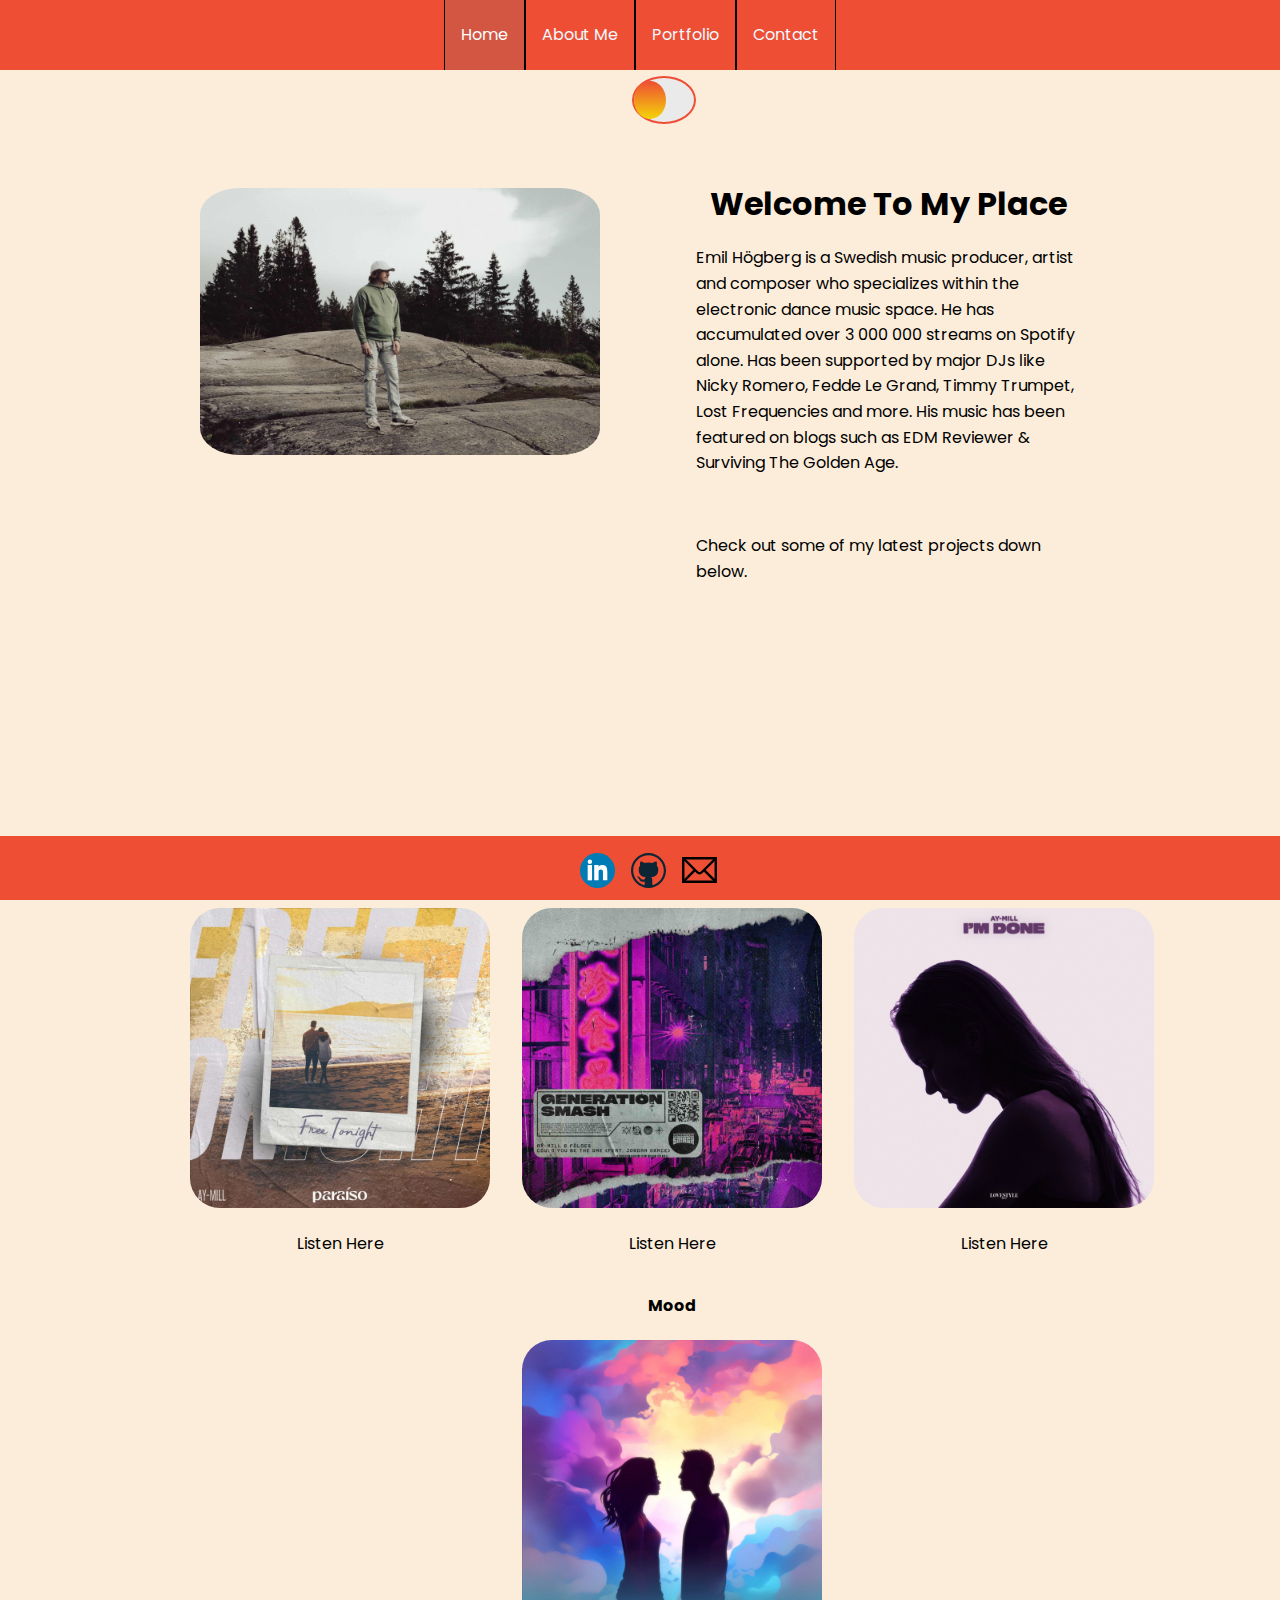
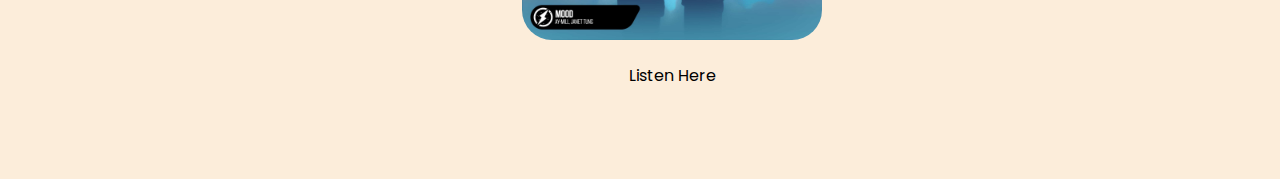
<file: index.html>
<!DOCTYPE html>
<html lang="en">
<head>
    <!-- Google tag (gtag.js) -->
    <script async src="https://www.googletagmanager.com/gtag/js?id=G-Z19P8E015N"></script>
    <script>
    window.dataLayer = window.dataLayer || [];
    function gtag(){dataLayer.push(arguments);}
    gtag('js', new Date());
    gtag('config', 'G-Z19P8E015N');
    </script>
    <meta charset="UTF-8">
    <meta name="viewport" content="width=device-width, initial-scale=1.0">
    <meta name="description" content="Here you can listen to a collection of my previous work and projects. So far my music has reached millions of people on Spotify, Apple music and other services. Feel free to reach out if you ever wanna work together.">
    <link rel="shortcut icon" href="#">
    <link rel="stylesheet" href="style.css">
    <link rel="preconnect" href="https://fonts.googleapis.com">
    <link rel="preconnect" href="https://fonts.gstatic.com" crossorigin>
    <link href="https://fonts.googleapis.com/css2?family=Poppins&display=swap" rel="stylesheet">
    <script src="main.js" defer></script>
    <title>ay-Mill's Musicial Corner - Swedish Dance Music Producer</title>
</head>
<body>
    <header>
        <nav class="topnav">
            <ul>
                <li><a class="active" href="index.html">Home</a></li>
                <li><a href="pages/about.html">About Me</a></li>
                <li><a href="pages/portfolio.html">Portfolio</a></li>
                <li><a href="pages/contact.html">Contact</a></li>
            </ul>
        </nav>
    </header>
<main class="body-content" id="homepage">
    <input type="checkbox" id="darkModeToggle">
    <label id="darkModeLabel" for="darkModeToggle"></label>
     <div class="section-one">
        <div class="image-section">
            <img id="profile-picture" src="images/profile-picture.jpg" alt="profilepicture">
        </div>

        <section class="text-section">
                <div class="header-text">
                    <h1>Welcome To My Place</h1>
                    <p>Emil Högberg is a Swedish music producer, artist and composer who specializes within the electronic dance music space. He has accumulated over 3 000 000 streams on Spotify alone. Has been supported by major DJs like Nicky Romero, Fedde Le Grand, Timmy Trumpet, Lost Frequencies and more. His music has been featured on blogs such as EDM Reviewer & Surviving The Golden Age.</p>
                    <br>
                    <p>Check out some of my latest projects down below.</p>
                </div>
        </section>
    </div>

    <div class="section-two">
    <section class="projects">
        <div class="project1">
            <h4>Free Tonight</h4>
                <a href="https://open.spotify.com/track/2S3Cb6grx9MtH7junrziXg?si=3dec3d33678747b0" target="_blank">
            <img class="pic1" src="images/project1.jpg" alt="Listen to my song Free Tonight">
            <br>
            <p>Listen Here</p></a>
        </div>
        <div class="project2">
            <h4>Could You Be The One</h4>
                <a href="https://open.spotify.com/track/0ueLYgzBuOiH7jbefm6KMr?si=1919f9835e6743c4" target="_blank">
            <img class="pic2" src="images/project2.jpg" alt="Listen to my song Could You Be The One">
            <br>
            <p>Listen Here</p></a>
        </div>
        <div class="project3">
            <h4>I'm Done</h4>
                <a href="https://open.spotify.com/track/3jqztnOgIaTK7LWDtbArs3?si=f547796b15db4249" target="_blank">
            <img class="pic3" src="images/project3.jpg" alt="Listen to my song I'm Done">
            <br>
            <p>Listen Here</p></a>
        </div>
        <div class="project4">
            <h4>Mood</h4>
                <a href="https://open.spotify.com/track/6lyliljaf7Ew7sp3uKkmmw?si=5c633ff662534b48" target="_blank">
            <img class="pic4" src="images/project4.jpg" alt="Listen to my song Mood">
            <br>
            <p>Listen Here</p></a>
        </div>
    </section>
</div>
</main>
<br>
<br>
<br>
<footer>
    <a href="http://linkedin.com" target="_blank"><img id="linkedin_logo" src="images/linkedin_icon.svg" alt="Linkedin"></a>
    <a href="http://github.com" target="_blank"><img id="github_logo" src="images/github_icon.svg" alt="GitHub"></a>      
    <a href="mailto:info@aymill.com" target="_blank"><img id="email_logo" src="images/email_logo.svg" alt="Email"></a>
</footer>
</body>
</html>
</file>
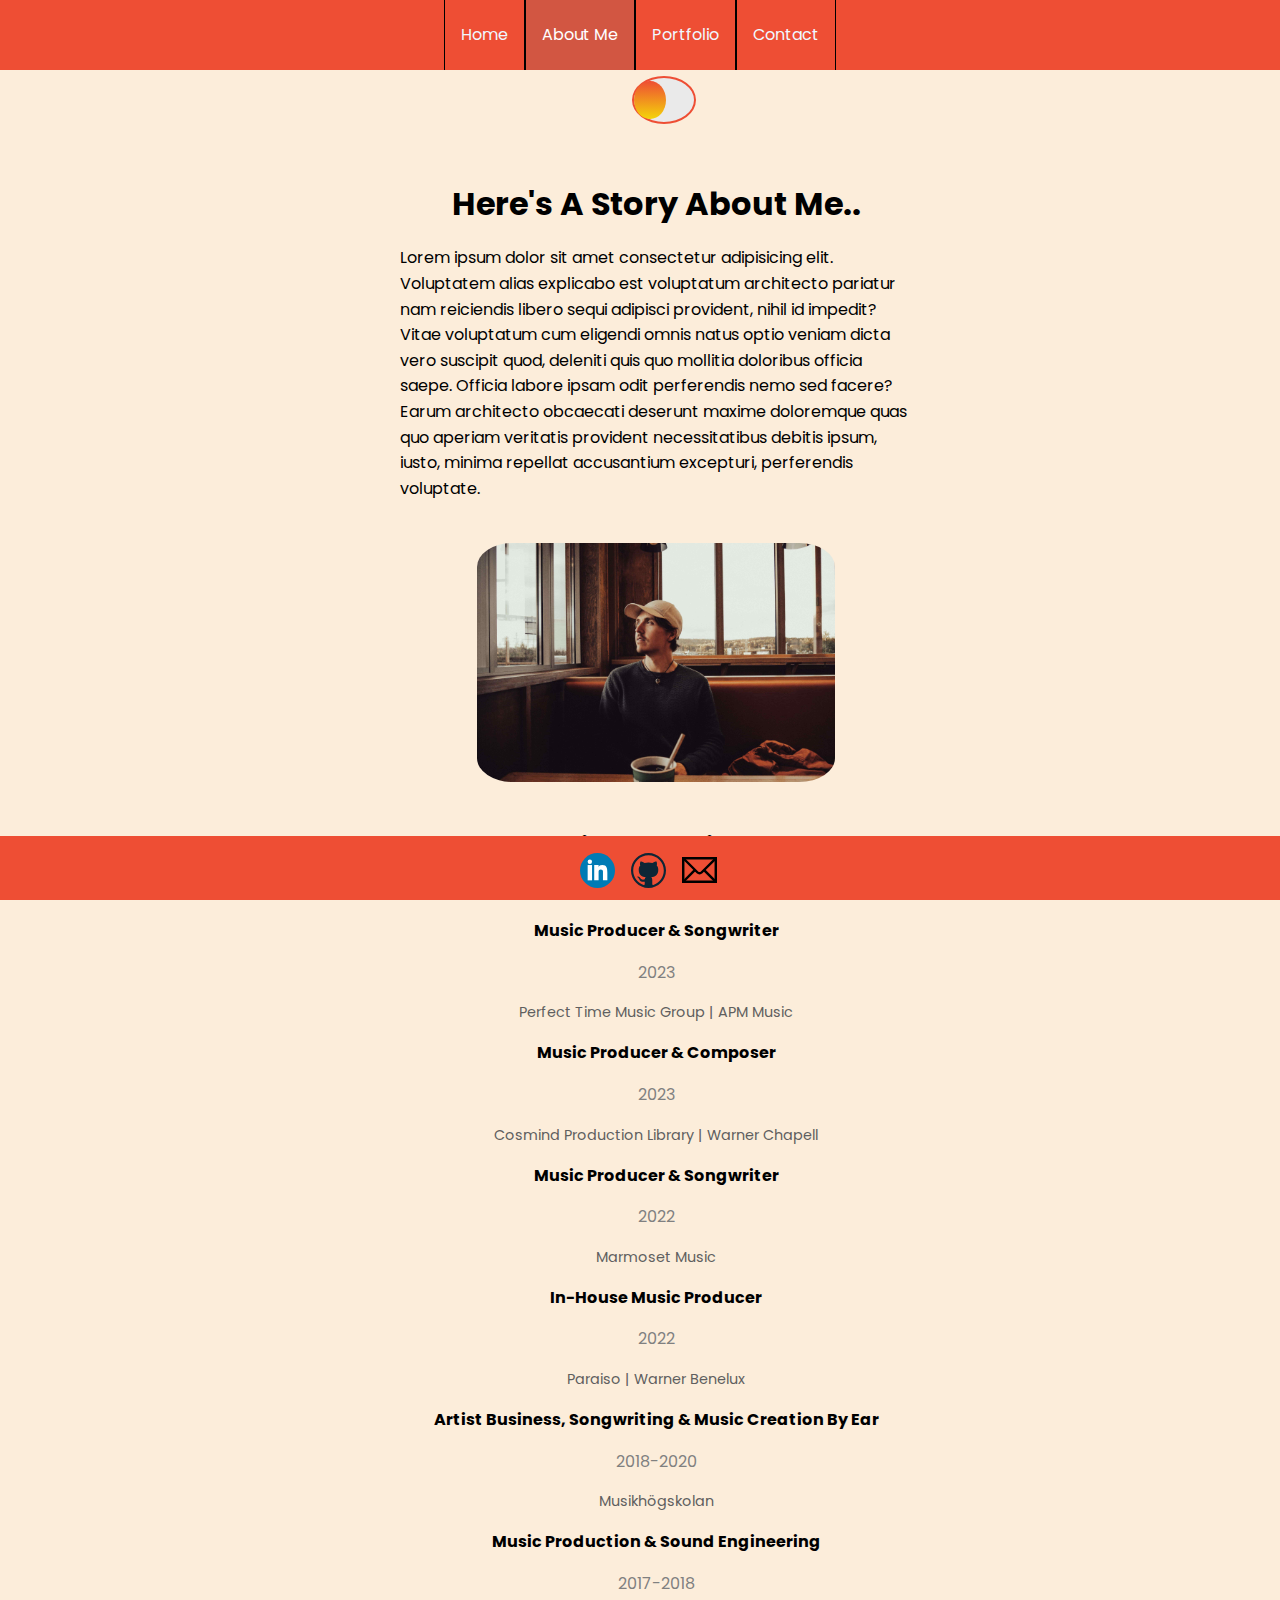
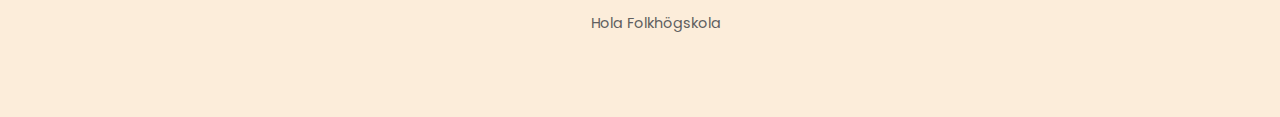
<file: pages/about.html>
<!DOCTYPE html>
<html lang="zxx">
<head>
    <!-- Google tag (gtag.js) -->
    <script async src="https://www.googletagmanager.com/gtag/js?id=G-Z19P8E015N"></script>
    <script>
    window.dataLayer = window.dataLayer || [];
    function gtag(){dataLayer.push(arguments);}
    gtag('js', new Date());
    gtag('config', 'G-Z19P8E015N');
    </script>
    <meta charset="UTF-8">
    <meta name="viewport" content="width=device-width, initial-scale=1.0">
    <meta name="description" content="A short story about the Swedish music producer.">
    <link rel="shortcut icon" href="#">
    <link rel="stylesheet" href="../style.css">
    <link rel="preconnect" href="https://fonts.googleapis.com">
    <link rel="preconnect" href="https://fonts.gstatic.com" crossorigin>
    <link href="https://fonts.googleapis.com/css2?family=Poppins&display=swap" rel="stylesheet">
    <script src="../main.js" defer></script>
    <script src="../cv.js" defer></script>
    
    <title>Who is ay-Mill?</title>
</head>
<body>

    <header>
        <nav class="topnav">
            <ul>
                <li><a href="../index.html">Home</a></li>
                <li><a class="active" href="pages/about.html">About Me</a></li>
                <li><a href="../pages/portfolio.html">Portfolio</a></li>
                <li><a href="../pages/contact.html">Contact</a></li>
            </ul>
        </nav>
    </header>
<main class="body-content">
    <input type="checkbox" id="darkModeToggle">
    <label id="darkModeLabel" for="darkModeToggle"></label>
     <div class="section-one">
        <section class="text-section aboutme">
                <div class="header-text">
                    <h1>Here's A Story About Me..</h1>
                    <p id="aboutMeText">Lorem ipsum dolor sit amet consectetur adipisicing elit. Voluptatem alias explicabo est voluptatum architecto pariatur nam reiciendis libero sequi adipisci provident, nihil id impedit? Vitae voluptatum cum eligendi omnis natus optio veniam dicta vero suscipit quod, deleniti quis quo mollitia doloribus officia saepe. Officia labore ipsam odit perferendis nemo sed facere? Earum architecto obcaecati deserunt maxime doloremque quas quo aperiam veritatis provident necessitatibus debitis ipsum, iusto, minima repellat accusantium excepturi, perferendis voluptate.</p>
                    <br>
                    <img id="aboutme" src="../images/aboutme.jpg" alt="a picture of me">
                    <br>
                    <h2>Previous Experiences</h2>
                    <p id="myData"></p>
                </div>
                <br>
                <br>
        </section>
    </div>
</main>
    <footer>
        <a href="http://linkedin.com" target="_blank"><img id="linkedin_logo" src="../images/linkedin_icon.svg" alt="Linkedin"></a>
        <a href="http://github.com" target="_blank"><img id="github_logo" src="../images/github_icon.svg" alt="GitHub"></a>      
        <a href="mailto:info@aymill.com" target="_blank"><img id="email_logo" src="../images/email_logo.svg" alt="Email"></a>
    </footer>
  
</body>
</html>
</file>
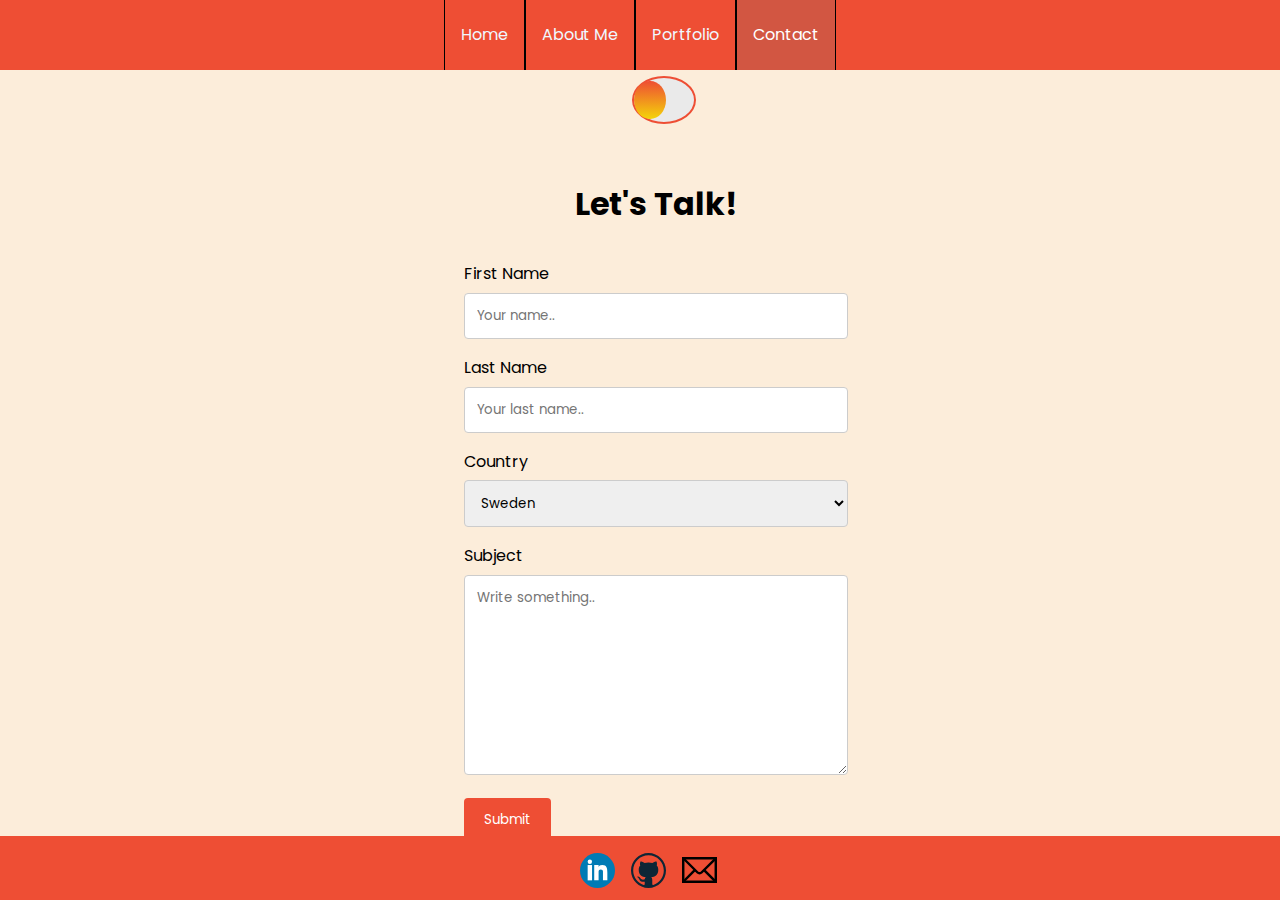
<file: pages/contact.html>
<!DOCTYPE html>
<html lang="en">
<head>
    <!-- Google tag (gtag.js) -->
    <script async src="https://www.googletagmanager.com/gtag/js?id=G-Z19P8E015N"></script>
    <script>
    window.dataLayer = window.dataLayer || [];
    function gtag(){dataLayer.push(arguments);}
    gtag('js', new Date());
    gtag('config', 'G-Z19P8E015N');
    </script>
    <meta charset="UTF-8">
    <meta name="viewport" content="width=device-width, initial-scale=1.0">
    <meta name="description" content="Let's talk music.">
    <link rel="shortcut icon" href="#">
    <link rel="stylesheet" href="../style.css">
    <link rel="preconnect" href="https://fonts.googleapis.com">
    <link rel="preconnect" href="https://fonts.gstatic.com" crossorigin>
    <link href="https://fonts.googleapis.com/css2?family=Poppins&display=swap" rel="stylesheet">
    <script src="../main.js" defer></script>
    <title>Let's get in touch</title>
</head>
<body>

    <header>
        
        <nav class="topnav">
            <ul>
                <li><a href="../index.html">Home</a></li>
                <li><a href="../pages/about.html">About Me</a></li>
                <li><a href="../pages/portfolio.html">Portfolio</a></li>
                <li><a class="active" href="../pages/contact.html">Contact</a></li>
            </ul>
        </nav>
    </header>
<main class="body-content">
    <input type="checkbox" id="darkModeToggle">
    <label id="darkModeLabel" for="darkModeToggle"></label>
     <div class="section-one">
        <section class="text-section">
                <div class="header-text">
                    <h1>Let's Talk!</h1>
                    <div class="container">
                        <form action="#">
                      
                          <label for="fname">First Name</label>
                          <input type="text" id="fname" name="firstname" placeholder="Your name..">
                      
                          <label for="lname">Last Name</label>
                          <input type="text" id="lname" name="lastname" placeholder="Your last name..">
                      
                          <label for="country">Country</label>
                          <select id="country" name="country">
                            <option value="sweden">Sweden</option>
                            <option value="unitedkingdom">United Kingdom</option>
                            <option value="usa">USA</option>
                          </select>
                      
                          <label for="subject">Subject</label>
                          <textarea id="subject" name="subject" placeholder="Write something.." style="height:200px"></textarea>
                      
                          <input type="submit" value="Submit">
                      
                        </form>
                      </div>
                </div>
        </section>
     </div>
</main>
<footer>
    <a href="http://linkedin.com" target="_blank"><img id="linkedin_logo" src="../images/linkedin_icon.svg" alt="Linkedin"></a>
    <a href="http://github.com" target="_blank"><img id="github_logo" src="../images/github_icon.svg" alt="GitHub"></a>      
    <a href="mailto:info@aymill.com" target="_blank"><img id="email_logo" src="../images/email_logo.svg" alt="Email"></a>
</footer>
  
</body>
</html>
</file>
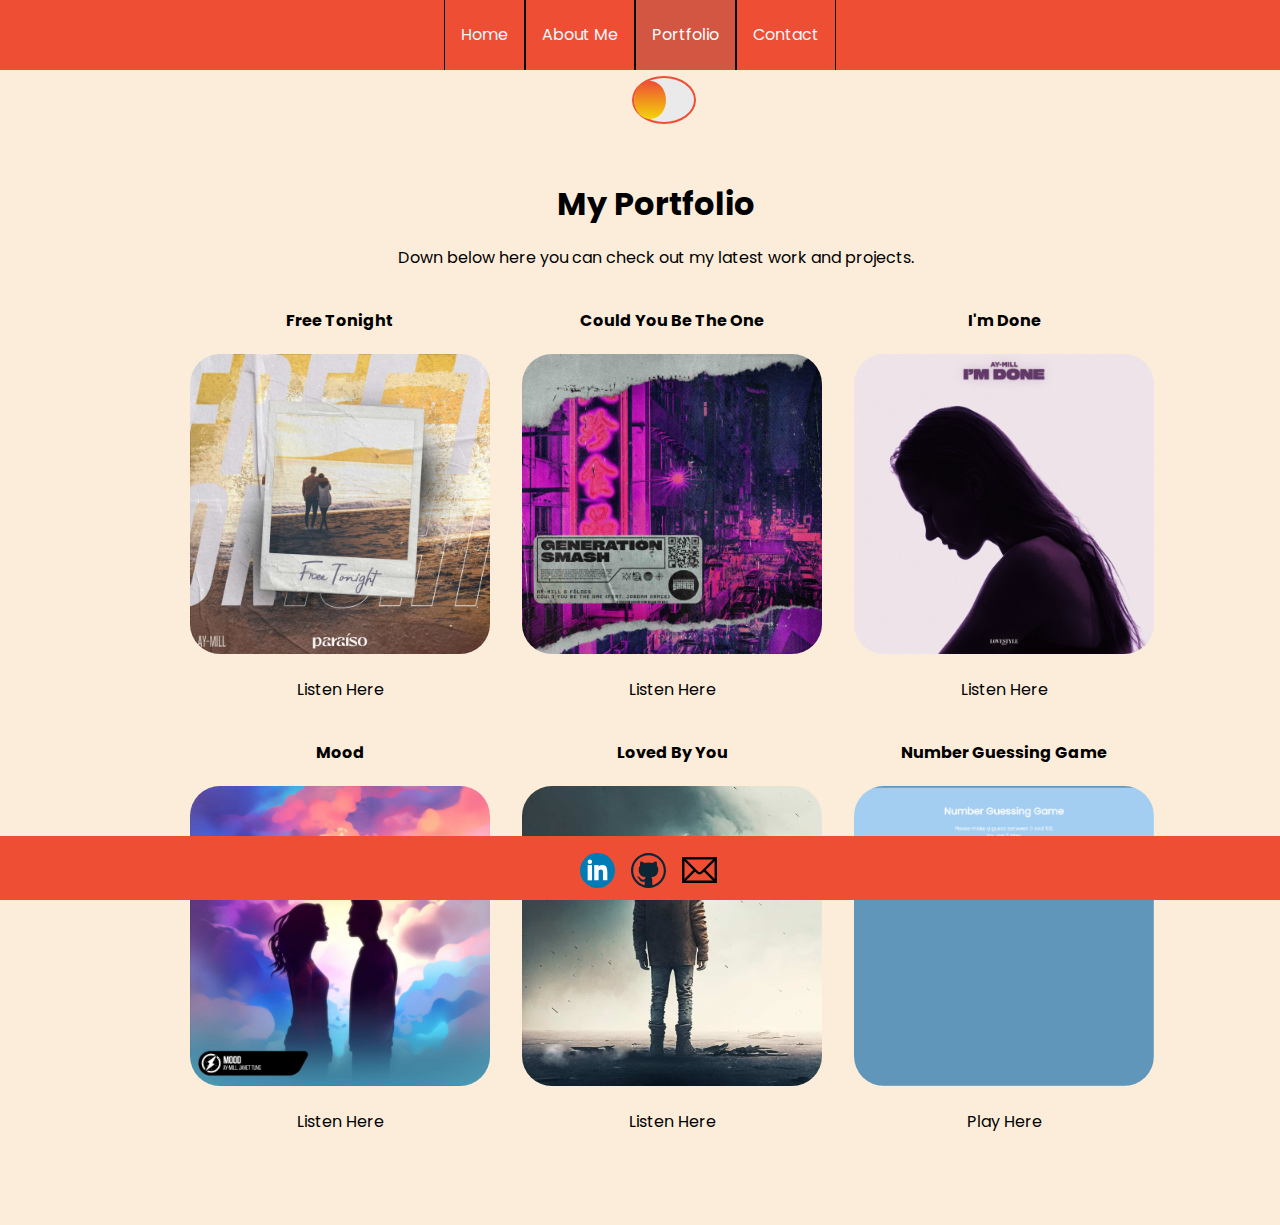
<file: pages/portfolio.html>
<!DOCTYPE html>
<html lang="en">
<head>
    <!-- Google tag (gtag.js) -->
    <script async src="https://www.googletagmanager.com/gtag/js?id=G-Z19P8E015N"></script>
    <script>
    window.dataLayer = window.dataLayer || [];
    function gtag(){dataLayer.push(arguments);}
    gtag('js', new Date());
    gtag('config', 'G-Z19P8E015N');
    </script>
    <meta charset="UTF-8">
    <meta name="viewport" content="width=device-width, initial-scale=1.0">
    <meta name="description" content="Here you can listen to a collection of my previous work and projects. So far my music has reached millions of people on Spotify, Apple music and other services. Feel free to reach out if you ever wanna work together.">
    <link rel="shortcut icon" href="#">
    <link rel="stylesheet" href="../style.css">
    <link rel="preconnect" href="https://fonts.googleapis.com">
    <link rel="preconnect" href="https://fonts.gstatic.com" crossorigin>
    <link href="https://fonts.googleapis.com/css2?family=Poppins&display=swap" rel="stylesheet">
    <script src="../main.js" defer></script>
    <title>ay-Mill's Musicial Corner - Swedish Dance Music Producer</title>
</head>
<body>

    <header>
        
        <nav class="topnav">
            <ul>
                <li><a href="../index.html">Home</a></li>
                <li><a href="../pages/about.html">About Me</a></li>
                <li><a class="active" href="../pages/portfolio.html">Portfolio</a></li>
                <li><a href="../pages/contact.html">Contact</a></li>
            </ul>
        </nav>
    </header>
<main class="body-content">
    <input type="checkbox" id="darkModeToggle">
    <label id="darkModeLabel" for="darkModeToggle"></label>
     <div class="section-one">
        <section class="text-section-portfolio">
                <div class="header-text">
                    <h1>My Portfolio</h1>
                    <p>Down below here you can check out my latest work and projects. </p>
                </div>
        </section>
    </div>

    <div class="section-two">
    <section class="projects portfolio">
        <div class="project1">
            <h4>Free Tonight</h4>
                <a href="https://open.spotify.com/track/2S3Cb6grx9MtH7junrziXg?si=3dec3d33678747b0" target="_blank">
            <img class="pic1" src="../images/project1.jpg" alt="Listen to my song Free Tonight">
            <br>
            <p>Listen Here</p></a>
        </div>
        <div class="project2">
            <h4>Could You Be The One</h4>
                <a href="https://open.spotify.com/track/0ueLYgzBuOiH7jbefm6KMr?si=1919f9835e6743c4" target="_blank">
            <img class="pic2" src="../images/project2.jpg" alt="Listen to my song Could You Be The One">
            <br>
            <p>Listen Here</p></a>
        </div>
        <div class="project3">
            <h4>I'm Done</h4>
                <a href="https://open.spotify.com/track/3jqztnOgIaTK7LWDtbArs3?si=f547796b15db4249" target="_blank">
            <img class="pic3" src="../images/project3.jpg" alt="Listen to my song I'm Done">
            <br>
            <p>Listen Here</p></a>
        </div>
        <div class="project4">
            <h4>Mood</h4>
                <a href="https://open.spotify.com/track/6lyliljaf7Ew7sp3uKkmmw?si=5c633ff662534b48" target="_blank">
            <img class="pic5" src="../images/project4.jpg" alt="Listen to my song Mood">
            <br>
            <p>Listen Here</p></a>
        </div>
        <div class="project5">
            <h4>Loved By You</h4>
                <a href="https://on.soundcloud.com/5zRsA" target="_blank">
            <img class="pic4" src="../images/project5.jpg" alt="Listen to my song Loved By You">
            <br>
            <p>Listen Here</p></a>
        </div>
        <div class="project6">
            <h4>Number Guessing Game</h4>
                <a onclick="openModal('https://empephat.github.io/Guessing-Game-23/')">
            <img class="pic6" src="../images/project6.jpg" alt="This is my first ever coded game">
            <br>
            <p id="modalButton" onclick="openModal('https://empephat.github.io/Guessing-Game-23/')">Play Here</p></a>
        </div>
<!-- Denna kod är tagen från en annan sida också -->
        <div id="myModal">
            <div id="modalContent">
              <span id="closeModal" onclick="closeModal()">&times;</span>
              <iframe id="modalIframe"></iframe>
            </div>
          </div>
<!-- Slut -->
    </section>
</div>
</main>
<br>
<br>
<br>
<footer>
    <a href="http://linkedin.com" target="_blank"><img id="linkedin_logo" src="../images/linkedin_icon.svg" alt="Linkedin"></a>
    <a href="http://github.com" target="_blank"><img id="github_logo" src="../images/github_icon.svg" alt="GitHub"></a>      
    <a href="mailto:info@aymill.com" target="_blank"><img id="email_logo" src="../images/email_logo.svg" alt="Email"></a>
</footer>
  
</body>
</html>
</file>
<file: style.css>
* {
    font-family: 'Poppins', sans-serif;
    box-sizing: border-box;
}

/* Body */

body {
    background-color: #FCEDDA;
    margin: 0;
}

/* Dark Mode Button */
#darkModeLabel {
    display: block;
    position: relative;
    width: 4rem;
    height: 3rem;
    margin-left: 3rem;
    background: #eaeaea;
    border-radius: 50%;
    border: 2px solid #EE4E34;
    cursor: pointer;
    transition: 0.3s;
}

#darkModeLabel:after {
    content: "";
    width: 2rem;
    height: 2.4rem;
    position: absolute;
    top: 3px;
    background: linear-gradient(180deg, #ee4e34, #f4d409);
    border-radius: 50%;
    transition: 0.3s;
}

#darkModeToggle {
    width: 0;
    height: 0;
    visibility: hidden;
}

#darkModeToggle:checked + #darkModeLabel {
    background: #494949;
    border: 2px solid #494949;
}

#darkModeToggle:checked + #darkModeLabel:after {
    left: -0.2rem;
    transform: translateX(100%);
}



/* Top Navigation */

.topnav ul {
    display: flex;
    justify-content: center; 
    list-style: none;
    margin: 0;
    padding: 0;
    overflow: hidden;  
    background-color: #EE4E34;
    width: 100%;
}

.topnav a {
    display: flex;
    color: aliceblue;
    text-align: center;
    padding: 1.4rem 1rem;
    text-decoration: none;
    font-size: 1rem;
    border-right: 1px solid rgb(0, 0, 0);
    border-left: 1px solid rgb(0, 0, 0);
    transition: transform .2s;
}

.topnav a:hover {
    background-color: #FCEDDA;
    color: black;
    transform: scale(1.1);
}

.topnav a.active {
    background-color: #d25642;
    color: white;
  }

/* Body Content  */

.body-content {
    display: flex;
    justify-content: center;
    flex-direction: column;
    align-items: center;
}

/* Section One */

.section-one {
    display: flex;
    justify-content:center;
}

h1 {
    margin: 0;
}

#profile-picture {
    width: 400px;
    margin-top: 4rem;
    margin-right: 4rem;
    border-radius: 10%;
}

.header-text {
    display: flex;
    flex-direction: column;
    align-items: center;
}

#aboutme {
    display: flex;
    justify-content: center;
    width: 70%;
    border-radius: 10%;
}

.text-section {
    display: flex;
    flex-wrap: wrap;
    max-width: 30%;
    margin-top: 3.4rem;
    margin-left: 2rem;
    line-height: 1.6;
}

.text-section-portfolio {
    display: flex;
    flex-wrap: wrap;
    margin-top: 3.4rem;
    margin-left: 2rem;
    line-height: 1.6;
}

.aboutme {
    max-width: 40%;
}

/* Other Styling */

.numbers {
    font-weight: bold;
}

.role {
    padding-left: 1rem;
}

#homepage .text-section p {
    text-align: left;
}

#aboutMeText {
    text-align: left; 
}

.header-text a {
    text-decoration: none;
    color: black;
}

.header-text a:hover {
    color: #d25642;
}

/* Styling On The Fetched JSON Text */

.company-0, .company-1, .company-2, .company-3, .company-4, .company-5 {
    font-size: 0.9rem;
    color: rgb(96, 95, 95);
    text-align: center;
}

.year-0, .year-1, .year-2, .year-3, .year-4, .year-5 {
    color: grey;
}

.title-0, .title-1, .title-2, .title-3, .title-4, .title-5 {
    font-weight: bold;
}

.experience-list {
    max-width: 50%;
}

/* Section Two */

.projects {
    display: flex;
    justify-content: center;
    flex-wrap: wrap;
    margin-top: 15rem;
}

.portfolio {
    margin:0;
}

.projects h4, p {
    text-align: center;
}


.projects a {
    text-decoration: none;
    color: black;

}

.projects a:hover {
    color: #d25642;
    text-decoration: underline;
    cursor: pointer;
}

/* Styling Of Cards */

[class^="pic"] {
    width: 300px;
    opacity: 1;
    transition: .5s ease;
    backface-visibility: hidden;
    border-radius: 10%;
}

[class^="pic"]:hover {
    opacity: 0.3;
}

[class^="project"] {
    margin-left: 2rem;
}

/* Modal Window Styling - Denna kod är tagen från en annan sida */
#myModal {
    display: none;
    position: fixed;
    top: 0;
    left: 0;
    width: 100%;
    height: 100%;
    background-color: rgba(0, 0, 0, 0.7);
  }

  #modalContent {
    position: fixed;
    top: 50%;
    left: 50%;
    transform: translate(-50%, -50%);
    background-color: #fefefe;
    padding: 20px;
    border: 1px solid #888;
    width: 80%;
    max-width: 800px;
    height: 80%;
    max-height: 800px;
    overflow: auto;
  }

  #closeModal {
    position: absolute;
    top: 10px;
    right: 10px;
    cursor: pointer;
  }
/* Slut här */

#modalIframe {
    width: 100%;
    height: 100%;
}

/* Contact Form */

input[type=text], select, textarea {
    width: 100%; 
    padding: 12px;
    border: 1px solid #ccc;
    border-radius: 4px;
    box-sizing: border-box; 
    margin-top: 6px; 
    margin-bottom: 16px; 
    resize: vertical 
  }
  
  input[type=submit] {
    background-color: #EE4E34;;
    color: white;
    padding: 12px 20px;
    border: none;
    border-radius: 4px;
    cursor: pointer;
  }
  
  input[type=submit]:hover {
    background-color: #d25642;
  }
  
  .container {
    border-radius: 5px;
    margin-top: 2rem;
  }


/* Footer */

footer {
    display: flex;
    justify-content: center;
    align-items: center;
    position: fixed;
    left: 0;
    bottom: 0;
    width: 100%;
    height: 4rem;
    background-color: #EE4E34;
    color: white; 
    text-align: center;
}

footer img {
    width:35px;
    margin-top: 0.7rem;
    margin-left: 1rem;
    opacity: 1;
    transition: .5s ease;
}

#linkedin_logo:hover {
    opacity: 0.6;
}

#github_logo:hover {
    opacity: 0.6;
}

#email_logo:hover {
    opacity: 0.6;
}

/* Responsive Code */

  @media screen and (max-width: 700px) {
    .topnav li, 
    .topnav li {float: none;
    }
    .topnav a {
        font-size: 1.15rem;
    }
    .profile-text {margin-top: 180px;}
    .text-section {text-align: center;}
    .experience-list {text-align: left;}
    .text-section p {text-align: center;}
    h4 {font-size: large;}

    .image-section {margin-left: 6rem;}

    #profile-picture {
    width: 350px;
    border-radius: 50%;
    margin-left: 1rem;
    }
    .section-one {flex-direction: column;
    align-items: center;
    }
    .text-section {max-width: 50%;}

    .projects {margin-top: 2rem;}
    .pic1, .pic2, .pic3, .pic4, .pic5, .pic6 {
        width: 200px;}
    .projects a {font-size: large;}
}
</file>
